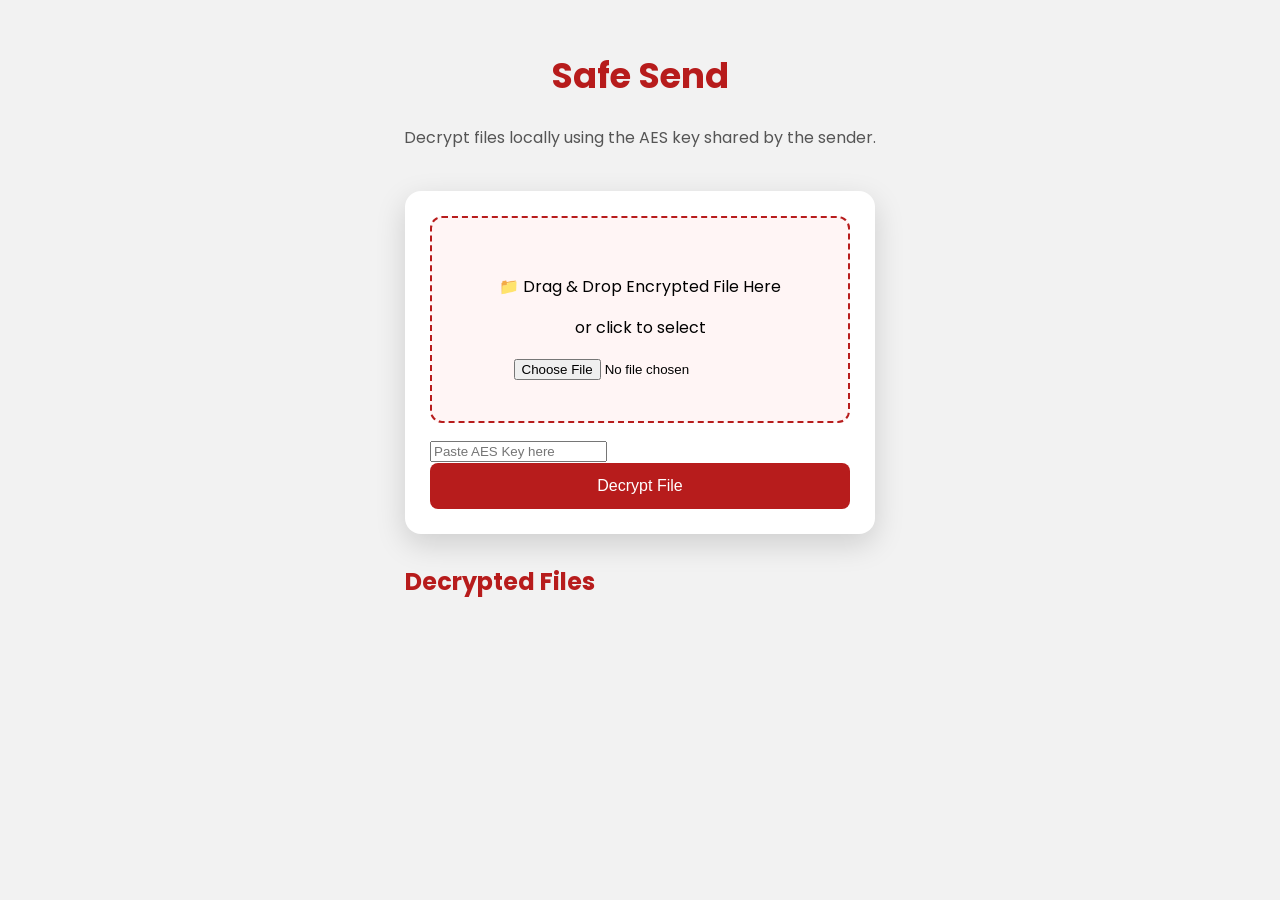
<file: public/decrypt.html>
<!DOCTYPE html>
<html lang="en">
<head>
  <meta charset="UTF-8">
  <meta name="viewport" content="width=device-width, initial-scale=1.0">
  <title>Safe Send - Decrypt Files</title>
  <link href="https://fonts.googleapis.com/css2?family=Poppins:wght@400;500;600&display=swap" rel="stylesheet">
  <link rel="stylesheet" href="css/encryption.css">
</head>
<body>

<header>
  <h1>Safe Send</h1>
  <p>Decrypt files locally using the AES key shared by the sender.</p>
</header>

<main>
  <div class="upload-box" id="decryptBox">
    <div class="drag-drop-area" id="decryptDropArea">
      <p>📁 Drag & Drop Encrypted File Here</p>
      <p>or click to select</p>
      <input type="file" id="decryptFileInput">
    </div>

    <input type="text" id="aesKeyInput" placeholder="Paste AES Key here">
    <button id="decryptBtn">Decrypt File</button>
    <div id="decryptLoader" class="loader hidden"></div>
  </div>

  <section class="file-list">
    <h2>Decrypted Files</h2>
    <div id="decryptedContainer"></div>
  </section>
</main>

<!-- Toast for notifications -->
<div id="toast" class="toast hidden"></div>

<script src="js/decrypt.js" defer></script>
</body>
</html>
</file>
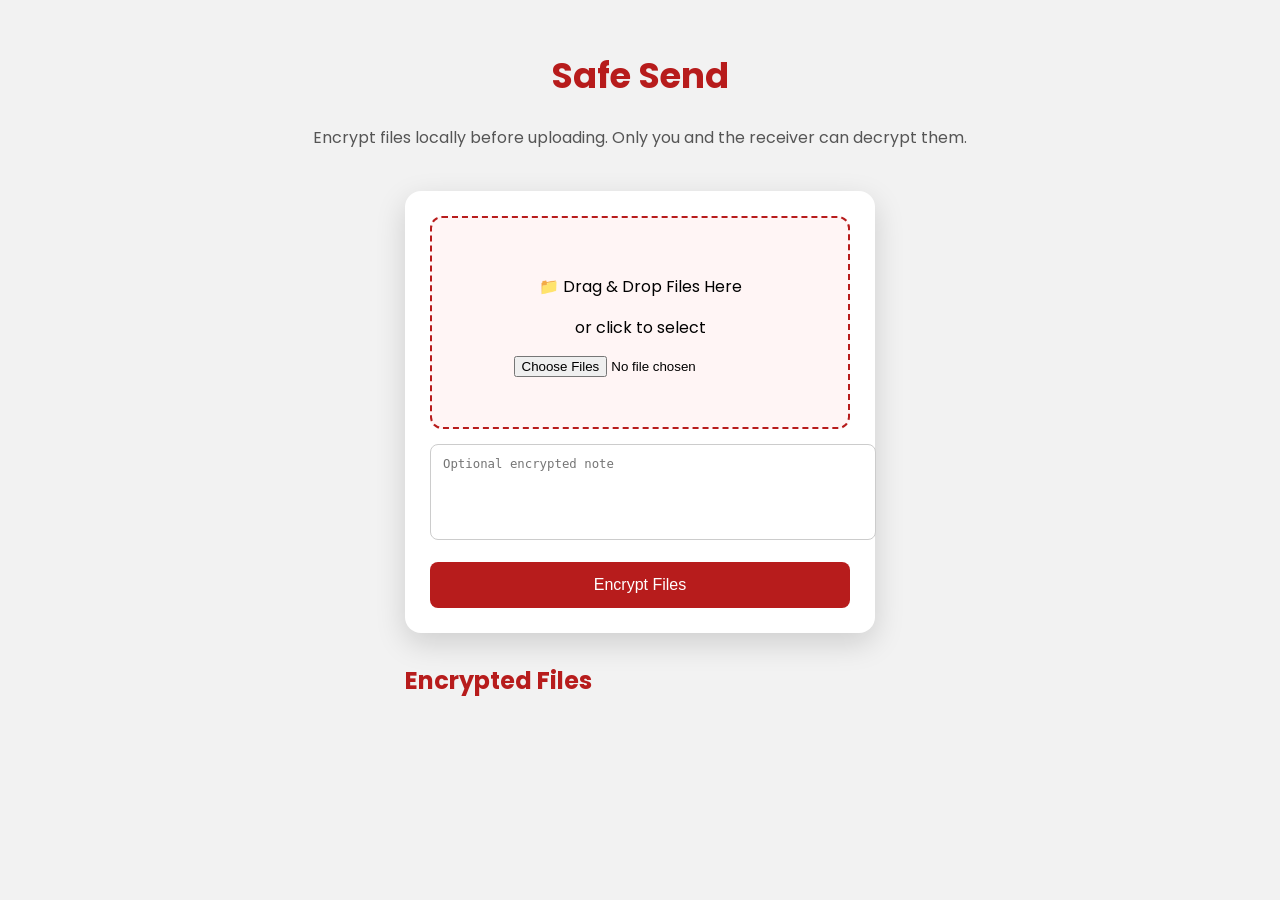
<file: public/encryption.html>
<!DOCTYPE html>
<html lang="en">
<head>
  <meta charset="UTF-8">
  <meta name="viewport" content="width=device-width, initial-scale=1.0">
  <title>Safe Send - End-to-End Encryption</title>
  <link href="https://fonts.googleapis.com/css2?family=Poppins:wght@400;500;600&display=swap" rel="stylesheet">
  <link rel="stylesheet" href="css/encryption.css">
</head>
<body>

<header>
  <h1>Safe Send</h1>
  <p>Encrypt files locally before uploading. Only you and the receiver can decrypt them.</p>
</header>

<main>
  <div class="upload-box" id="uploadBox">
    <div class="drag-drop-area" id="dragDropArea">
      <p>📁 Drag & Drop Files Here</p>
      <p>or click to select</p>
      <input type="file" id="fileInput" multiple>
    </div>
    <textarea id="note" placeholder="Optional encrypted note"></textarea>
    <button id="encryptBtn">Encrypt Files</button>
    <div id="loader" class="loader hidden"></div>
  </div>

  <section class="file-list">
    <h2>Encrypted Files</h2>
    <div id="filesContainer"></div>
  </section>
</main>

<!-- AES Key Modal -->
<div id="keyModal" class="modal">
  <div class="modal-content">
    <span class="close">&times;</span>
    <h2>Share AES Key with Receiver</h2>
    <p>Copy this key and send it securely to the receiver:</p>
    <input type="text" id="aesKeyInput" readonly>
    <button id="copyKeyBtn">Copy Key</button>
  </div>
</div>

<script src="js/encryption.js" defer></script>
</body>
</html>
</file>
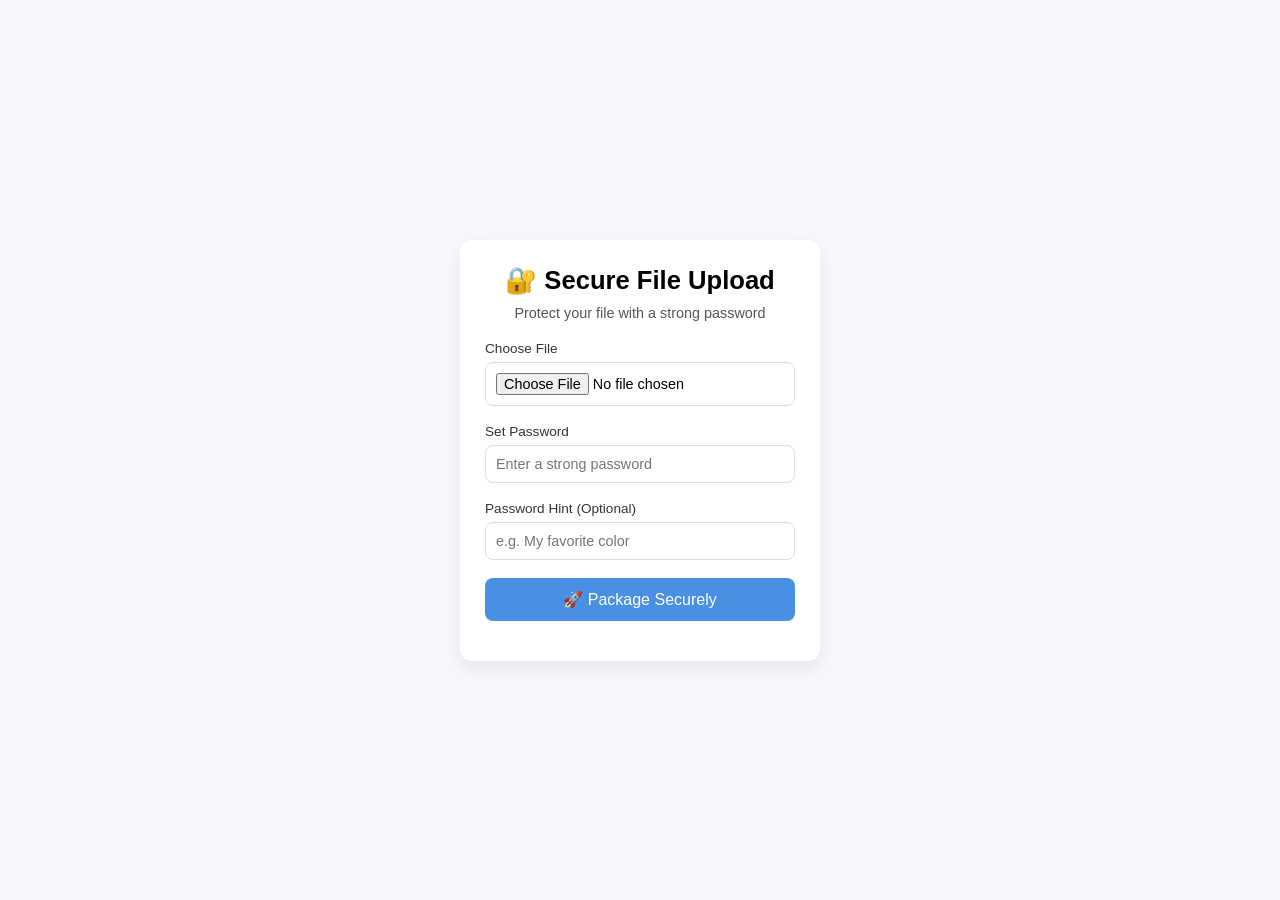
<file: public/password1.html>
<!DOCTYPE html>
<html lang="en">
<head>
  <meta charset="UTF-8">
  <meta name="viewport" content="width=device-width, initial-scale=1.0">
  <title>Password Protect - Sender</title>
  <link rel="stylesheet" href="css/password1.css">
</head>
<body>
  <div class="container">
    <h2>🔐 Secure File Upload</h2>
    <p class="subtitle">Protect your file with a strong password</p>

    <!-- File Upload -->
    <div class="input-group">
      <label for="fileInput">Choose File</label>
      <input type="file" id="fileInput" />
    </div>

    <!-- Password Setup -->
    <div class="input-group">
      <label for="passwordInput">Set Password</label>
      <input type="password" id="passwordInput" placeholder="Enter a strong password" />
      <div id="strengthMessage" class="strength"></div>
    </div>

    <!-- Optional Password Hint -->
    <div class="input-group">
      <label for="hintInput">Password Hint (Optional)</label>
      <input type="text" id="hintInput" placeholder="e.g. My favorite color" />
    </div>

    <!-- Submit -->
    <button id="uploadBtn">🚀 Package Securely</button>

    <div id="uploadStatus"></div>
  </div>

  <script src="js/password1.js"></script>
</body>
</html>
</file>
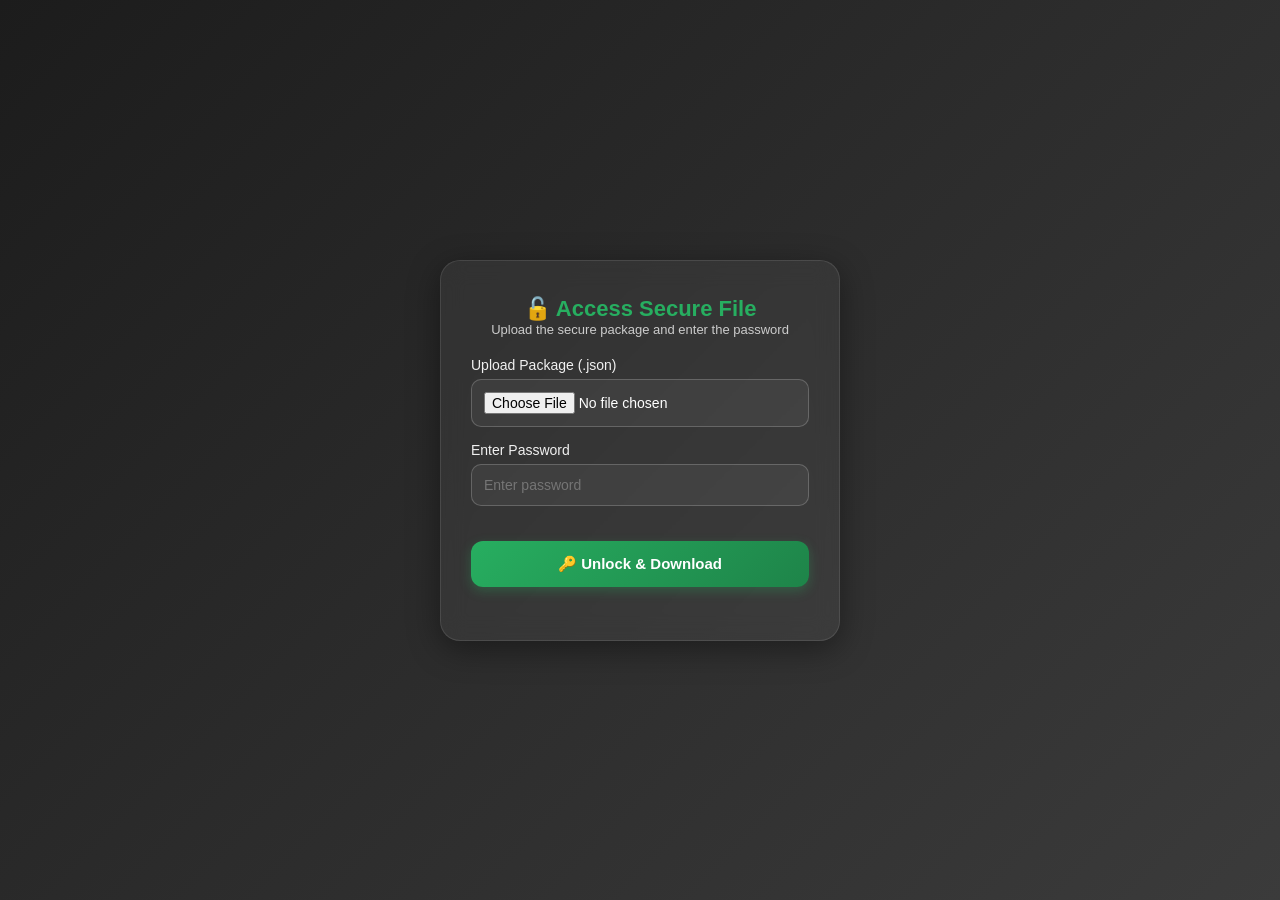
<file: public/password2.html>
<!DOCTYPE html>
<html lang="en">
<head>
  <meta charset="UTF-8">
  <meta name="viewport" content="width=device-width, initial-scale=1.0">
  <title>Password Protect - Receiver</title>
  <link rel="stylesheet" href="css/password2.css">
</head>
<body>
  <div class="container">
    <h2>🔓 Access Secure File</h2>
    <p class="subtitle">Upload the secure package and enter the password</p>

    <!-- Upload JSON package -->
    <div class="input-group">
      <label for="packageInput">Upload Package (.json)</label>
      <input type="file" id="packageInput" accept=".json" />
    </div>

    <!-- Password Entry -->
    <div class="input-group">
      <label for="passwordInput">Enter Password</label>
      <input type="password" id="passwordInput" placeholder="Enter password" />
    </div>

    <!-- Optional Hint -->
    <div id="hintSection"></div>

    <!-- Submit -->
    <button id="accessBtn">🔑 Unlock & Download</button>

    <div id="accessStatus"></div>
  </div>

  <script src="js/password2.js"></script>
</body>
</html>
</file>
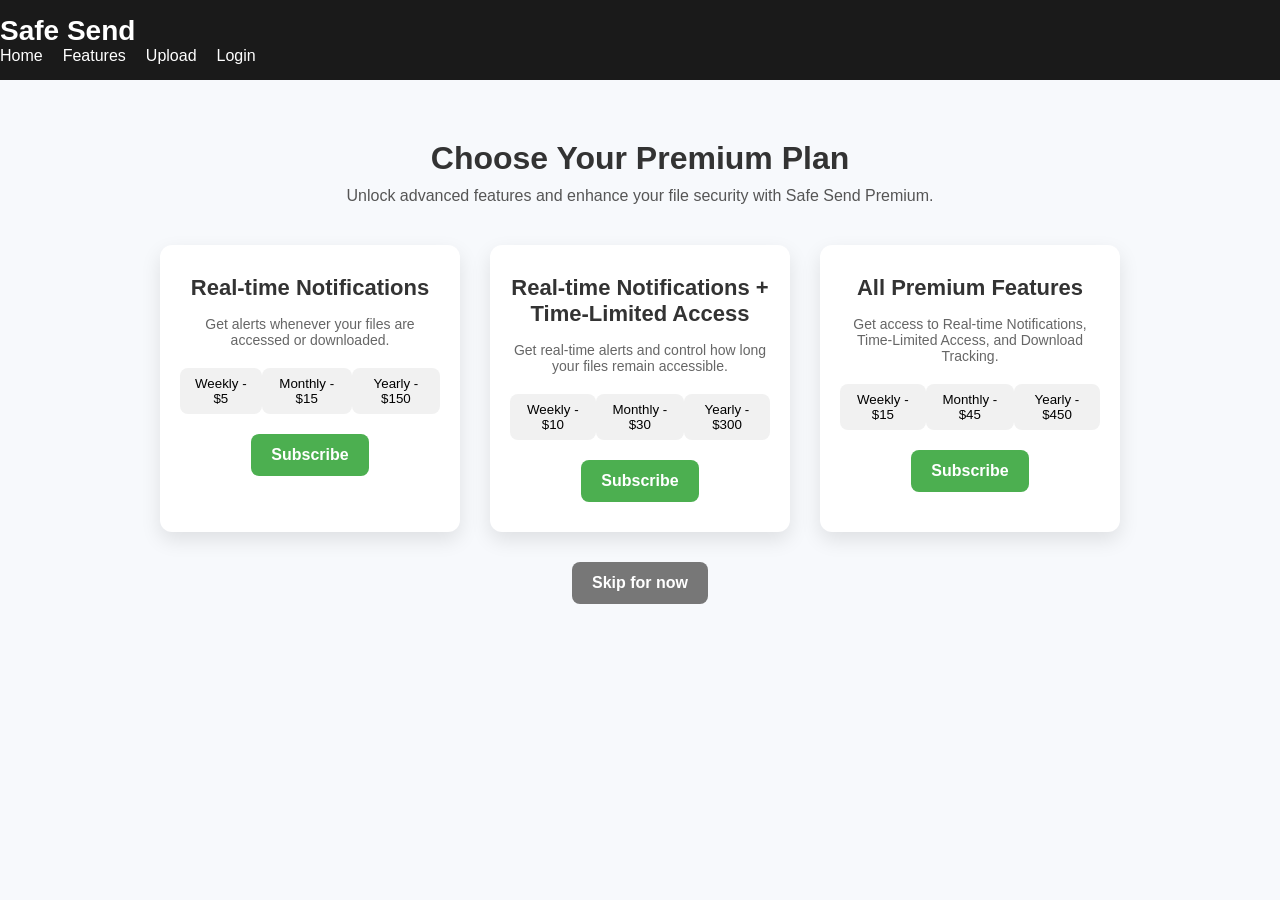
<file: public/subscription.html>
<!DOCTYPE html>
<html lang="en">
<head>
  <meta charset="UTF-8">
  <meta name="viewport" content="width=device-width, initial-scale=1.0">
  <title>Safe Send - Premium Subscriptions</title>
  <link rel="stylesheet" href="css/subscription.css">
</head>
<body>
  <!-- Header -->
  <header>
    <div class="container header-container">
      <h1 class="logo">Safe Send</h1>
      <nav>
        <ul>
          <li><a href="index.html">Home</a></li>
          <li><a href="index.html#features">Features</a></li>
          <li><a href="index.html#upload">Upload</a></li>
          <li><a href="login.html" class="btn">Login</a></li>
        </ul>
      </nav>
    </div>
  </header>

  <!-- Subscription Plans -->
  <section class="subscription-section">
    <div class="container">
      <h2>Choose Your Premium Plan</h2>
      <p>Unlock advanced features and enhance your file security with Safe Send Premium.</p>
      
      <div class="plans-grid">

        <!-- Plan 1: First Premium Card Only -->
        <div class="plan-card">
          <h3>Real-time Notifications</h3>
          <p>Get alerts whenever your files are accessed or downloaded.</p>
          <div class="pricing-options">
            <button class="pricing-btn" data-price="5" data-plan="plan1" data-duration="weekly">Weekly - $5</button>
            <button class="pricing-btn" data-price="15" data-plan="plan1" data-duration="monthly">Monthly - $15</button>
            <button class="pricing-btn" data-price="150" data-plan="plan1" data-duration="yearly">Yearly - $150</button>
          </div>
          <button class="subscribe-btn" id="subscribePlan1">Subscribe</button>
        </div>

        <!-- Plan 2: First + Second Premium Card -->
        <div class="plan-card">
          <h3>Real-time Notifications + Time-Limited Access</h3>
          <p>Get real-time alerts and control how long your files remain accessible.</p>
          <div class="pricing-options">
            <button class="pricing-btn" data-price="10" data-plan="plan2" data-duration="weekly">Weekly - $10</button>
            <button class="pricing-btn" data-price="30" data-plan="plan2" data-duration="monthly">Monthly - $30</button>
            <button class="pricing-btn" data-price="300" data-plan="plan2" data-duration="yearly">Yearly - $300</button>
          </div>
          <button class="subscribe-btn" id="subscribePlan2">Subscribe</button>
        </div>

        <!-- Plan 3: All Premium Cards -->
        <div class="plan-card">
          <h3>All Premium Features</h3>
          <p>Get access to Real-time Notifications, Time-Limited Access, and Download Tracking.</p>
          <div class="pricing-options">
            <button class="pricing-btn" data-price="15" data-plan="plan3" data-duration="weekly">Weekly - $15</button>
            <button class="pricing-btn" data-price="45" data-plan="plan3" data-duration="monthly">Monthly - $45</button>
            <button class="pricing-btn" data-price="450" data-plan="plan3" data-duration="yearly">Yearly - $450</button>
          </div>
          <button class="subscribe-btn" id="subscribePlan3">Subscribe</button>
        </div>

      </div>

      <!-- Skip Button -->
      <div class="skip-container" style="margin-top: 30px;">
        <button id="skipBtn" class="subscribe-btn" style="background-color: #777;">Skip for now</button>
      </div>
    </div>
  </section>

  <script src="js/subscription.js"></script>
</body>
</html>
</file>
<file: public/css/encryption.css>
body {
  font-family: 'Poppins', sans-serif;
  background: #f2f2f2;
  margin: 0;
  display: flex;
  flex-direction: column;
  align-items: center;
}

header {
  text-align: center;
  margin: 25px;
}

header h1 { font-size: 2.2em; color: #b71c1c; }
header p { color: #555; font-size: 1em; }

.upload-box {
  background: #fff;
  border-radius: 16px;
  box-shadow: 0 10px 30px rgba(0,0,0,0.15);
  width: 420px;
  padding: 25px;
  margin-bottom: 30px;
  position: relative;
  transition: transform 0.3s ease, box-shadow 0.3s ease;
}

.upload-box:hover {
  transform: translateY(-5px);
  box-shadow: 0 15px 35px rgba(0,0,0,0.2);
}

.drag-drop-area {
  border: 2px dashed #b71c1c;
  border-radius: 12px;
  padding: 40px;
  text-align: center;
  cursor: pointer;
  transition: 0.3s;
  margin-bottom: 15px;
  background-color: #fff5f5;
}

.drag-drop-area.hover {
  background-color: #ffebee;
  box-shadow: 0 0 20px rgba(183,28,28,0.4);
}

#fileInput { display: block; margin: 10px auto; }

textarea {
  width: 100%;
  height: 70px;
  padding: 12px;
  margin-bottom: 15px;
  border-radius: 8px;
  border: 1px solid #ccc;
  font-size: 0.95em;
  resize: none;
}

button {
  width: 100%;
  padding: 14px;
  border: none;
  background-color: #b71c1c;
  color: white;
  font-size: 1em;
  border-radius: 8px;
  cursor: pointer;
  transition: 0.3s;
}

button:hover { background-color: #7f0000; }

.loader {
  border: 5px solid #f3f3f3;
  border-top: 5px solid #b71c1c;
  border-radius: 50%;
  width: 30px;
  height: 30px;
  animation: spin 1s linear infinite;
  position: absolute;
  top: 15px;
  right: 15px;
}

.hidden { display: none; }

@keyframes spin {
  0% { transform: rotate(0deg); }
  100% { transform: rotate(360deg); }
}

.file-list { width: 420px; }
.file-list h2 { color: #b71c1c; margin-bottom: 12px; }

.fileItem {
  background-color: #fff;
  border-left: 5px solid #b71c1c;
  border-radius: 12px;
  padding: 15px;
  margin-bottom: 12px;
  display: flex;
  justify-content: space-between;
  align-items: center;
  box-shadow: 0 5px 15px rgba(0,0,0,0.05);
  transition: transform 0.3s, opacity 0.3s;
  opacity: 0;
  transform: translateY(10px);
  animation: appear 0.5s forwards;
  position: relative;
}

@keyframes appear { to { opacity: 1; transform: translateY(0); } }
.fileItem:hover { transform: translateY(-3px); }

.downloadBtn {
  background-color: #b71c1c;
  border: none;
  color: white;
  padding: 8px 14px;
  border-radius: 6px;
  cursor: pointer;
  font-size: 0.85em;
  transition: 0.3s;
}

.downloadBtn:hover { background-color: #7f0000; }

.progress-container {
  width: 100%;
  height: 6px;
  background-color: #eee;
  border-radius: 6px;
  margin-top: 8px;
  overflow: hidden;
}

.progress-bar {
  width: 0;
  height: 100%;
  background-color: #b71c1c;
  transition: width 0.3s ease;
}

@media screen and (max-width: 480px) {
  .upload-box, .file-list { width: 90%; padding: 20px; }
}

/* Modal Styles */
.modal {
  display: none;
  position: fixed;
  z-index: 1000;
  left: 0; top: 0;
  width: 100%; height: 100%;
  background: rgba(0,0,0,0.5);
  justify-content: center; align-items: center;
  animation: fadeIn 0.3s ease;
}

.modal-content {
  background: #fff;
  border-radius: 12px;
  padding: 25px;
  width: 90%; max-width: 400px;
  text-align: center;
  position: relative;
  animation: slideIn 0.3s ease;
}

.modal-content h2 { color: #b71c1c; margin-bottom: 12px; }
.modal-content input { width: 100%; padding: 10px; margin-bottom: 12px; border-radius: 6px; border: 1px solid #ccc; font-size: 1em; }
.modal-content button { width: auto; padding: 10px 20px; }

.close {
  position: absolute;
  top: 12px; right: 12px;
  font-size: 1.5em;
  cursor: pointer;
  color: #b71c1c;
}

@keyframes fadeIn { from { opacity: 0; } to { opacity: 1; } }
@keyframes slideIn { from { transform: translateY(-20px); } to { transform: translateY(0); } }
</file>
<file: public/css/password1.css>
/* ===== General Reset ===== */
* {
  margin: 0;
  padding: 0;
  box-sizing: border-box;
  font-family: 'Poppins', sans-serif;
}

body {
  background: #f7f8fc;
  display: flex;
  align-items: center;
  justify-content: center;
  height: 100vh;
}

.container {
  background: #fff;
  padding: 25px;
  border-radius: 12px;
  box-shadow: 0px 8px 20px rgba(0, 0, 0, 0.08);
  width: 360px;
  text-align: center;
}

h2 {
  font-size: 1.6rem;
  margin-bottom: 10px;
}

.subtitle {
  font-size: 0.9rem;
  color: #555;
  margin-bottom: 20px;
}

/* ===== Input Groups ===== */
.input-group {
  text-align: left;
  margin-bottom: 18px;
}

label {
  display: block;
  font-size: 0.85rem;
  font-weight: 500;
  margin-bottom: 6px;
  color: #333;
}

input[type="file"],
input[type="password"],
input[type="text"] {
  width: 100%;
  padding: 10px;
  border: 1px solid #ddd;
  border-radius: 8px;
  font-size: 0.9rem;
}

input:focus {
  border-color: #4a90e2;
  outline: none;
}

/* ===== Button ===== */
button {
  width: 100%;
  background: #4a90e2;
  color: white;
  padding: 12px;
  border: none;
  border-radius: 8px;
  font-size: 1rem;
  cursor: pointer;
  transition: 0.3s;
}

button:hover {
  background: #357ab8;
}

/* ===== Password Strength ===== */
#strengthMessage {
  margin-top: 6px;
  font-size: 0.85rem;
  font-weight: 500;
}

.strength.weak {
  color: #e74c3c;
}
.strength.medium {
  color: #f39c12;
}
.strength.strong {
  color: #27ae60;
}

/* ===== Upload Status ===== */
#uploadStatus {
  margin-top: 15px;
  font-size: 0.9rem;
  font-weight: 500;
}
</file>
<file: public/css/password2.css>
/* ===== Reset ===== */
* {
  margin: 0;
  padding: 0;
  box-sizing: border-box;
  font-family: 'Poppins', sans-serif;
}

/* ===== Background ===== */
body {
  height: 100vh;
  display: flex;
  justify-content: center;
  align-items: center;
  background: linear-gradient(135deg, #1c1c1c, #2c2c2c, #3b3b3b);
}

/* ===== Glassmorphic Card ===== */
.container {
  width: 400px;
  padding: 35px 30px;
  border-radius: 20px;
  background: rgba(255, 255, 255, 0.05);
  box-shadow: 0 8px 32px rgba(0,0,0,0.4);
  backdrop-filter: blur(12px);
  -webkit-backdrop-filter: blur(12px);
  border: 1px solid rgba(255,255,255,0.1);
  text-align: center;
  animation: fadeIn 0.8s ease;
}

/* ===== Title ===== */
h2 {
  color: #27ae60;
  font-size: 22px;
}
.subtitle {
  color: #cccccc;
  font-size: 13px;
  margin-bottom: 20px;
}

/* ===== Input Groups ===== */
.input-group {
  text-align: left;
  margin: 15px 0;
}

label {
  font-weight: 500;
  font-size: 14px;
  color: #f0f0f0;
  margin-bottom: 6px;
  display: block;
}

/* ===== Inputs ===== */
input[type="file"],
input[type="password"] {
  width: 100%;
  padding: 12px;
  border-radius: 10px;
  border: 1px solid rgba(255,255,255,0.2);
  background: rgba(255,255,255,0.05);
  color: #fff;
  font-size: 14px;
  outline: none;
  transition: all 0.3s ease;
}

input:focus {
  border: 1px solid #27ae60;
  box-shadow: 0 0 8px rgba(39,174,96,0.6);
}

/* ===== Hint Section ===== */
#hintSection {
  margin: 10px 0;
  font-size: 13px;
  color: #f39c12;
  font-style: italic;
}

/* ===== Button ===== */
button {
  width: 100%;
  padding: 14px;
  margin-top: 20px;
  border: none;
  border-radius: 12px;
  background: linear-gradient(135deg, #27ae60, #1e8449);
  color: #fff;
  font-weight: 600;
  font-size: 15px;
  cursor: pointer;
  transition: all 0.3s ease;
  box-shadow: 0 4px 12px rgba(39,174,96,0.3);
}

button:hover {
  transform: scale(1.05);
  box-shadow: 0 6px 16px rgba(39,174,96,0.5);
}

/* ===== Status ===== */
#accessStatus {
  margin-top: 18px;
  font-size: 14px;
  font-weight: 500;
  color: #ffffff;
}

/* ===== Fade In Animation ===== */
@keyframes fadeIn {
  from { opacity: 0; transform: translateY(20px); }
  to { opacity: 1; transform: translateY(0); }
}
</file>
<file: public/css/subscription.css>
/* General Reset */
* {
  margin: 0;
  padding: 0;
  box-sizing: border-box;
  font-family: 'Segoe UI', Tahoma, Geneva, Verdana, sans-serif;
}

/* Body & Header */
body {
  background-color: #f7f9fc;
  color: #333;
}

header {
  background-color: #1a1a1a;
  padding: 15px 0;
  color: #fff;
}

header .logo {
  font-size: 28px;
  font-weight: bold;
}

header nav ul {
  display: flex;
  list-style: none;
  gap: 20px;
}

header nav ul li a {
  color: #fff;
  text-decoration: none;
  font-weight: 500;
  transition: color 0.3s;
}

header nav ul li a:hover {
  color: #4CAF50;
}

/* Subscription Section */
.subscription-section {
  padding: 60px 20px;
  text-align: center;
}

.subscription-section h2 {
  font-size: 32px;
  margin-bottom: 10px;
}

.subscription-section p {
  font-size: 16px;
  margin-bottom: 40px;
  color: #555;
}

/* Plans Grid */
.plans-grid {
  display: flex;
  flex-wrap: wrap;
  justify-content: center;
  gap: 30px;
}

.plan-card {
  background-color: #fff;
  border-radius: 12px;
  box-shadow: 0 8px 20px rgba(0,0,0,0.1);
  padding: 30px 20px;
  width: 300px;
  transition: transform 0.3s, box-shadow 0.3s;
}

.plan-card:hover {
  transform: translateY(-10px);
  box-shadow: 0 12px 25px rgba(0,0,0,0.15);
}

.plan-card h3 {
  font-size: 22px;
  margin-bottom: 15px;
}

.plan-card p {
  font-size: 14px;
  margin-bottom: 20px;
  color: #666;
}

.pricing-options {
  display: flex;
  justify-content: space-around;
  margin-bottom: 20px;
}

.pricing-btn {
  background-color: #f1f1f1;
  border: none;
  padding: 8px 12px;
  border-radius: 8px;
  cursor: pointer;
  font-weight: 500;
  transition: background-color 0.3s;
}

.pricing-btn:hover,
.pricing-btn.active {
  background-color: #4CAF50;
  color: #fff;
}

.subscribe-btn {
  background-color: #4CAF50;
  color: #fff;
  border: none;
  padding: 12px 20px;
  border-radius: 8px;
  cursor: pointer;
  font-size: 16px;
  font-weight: 600;
  transition: background-color 0.3s;
}

.subscribe-btn:hover {
  background-color: #45a049;
}

/* Responsive */
@media (max-width: 1000px) {
  .plans-grid {
    flex-direction: column;
    align-items: center;
  }
}
</file>
